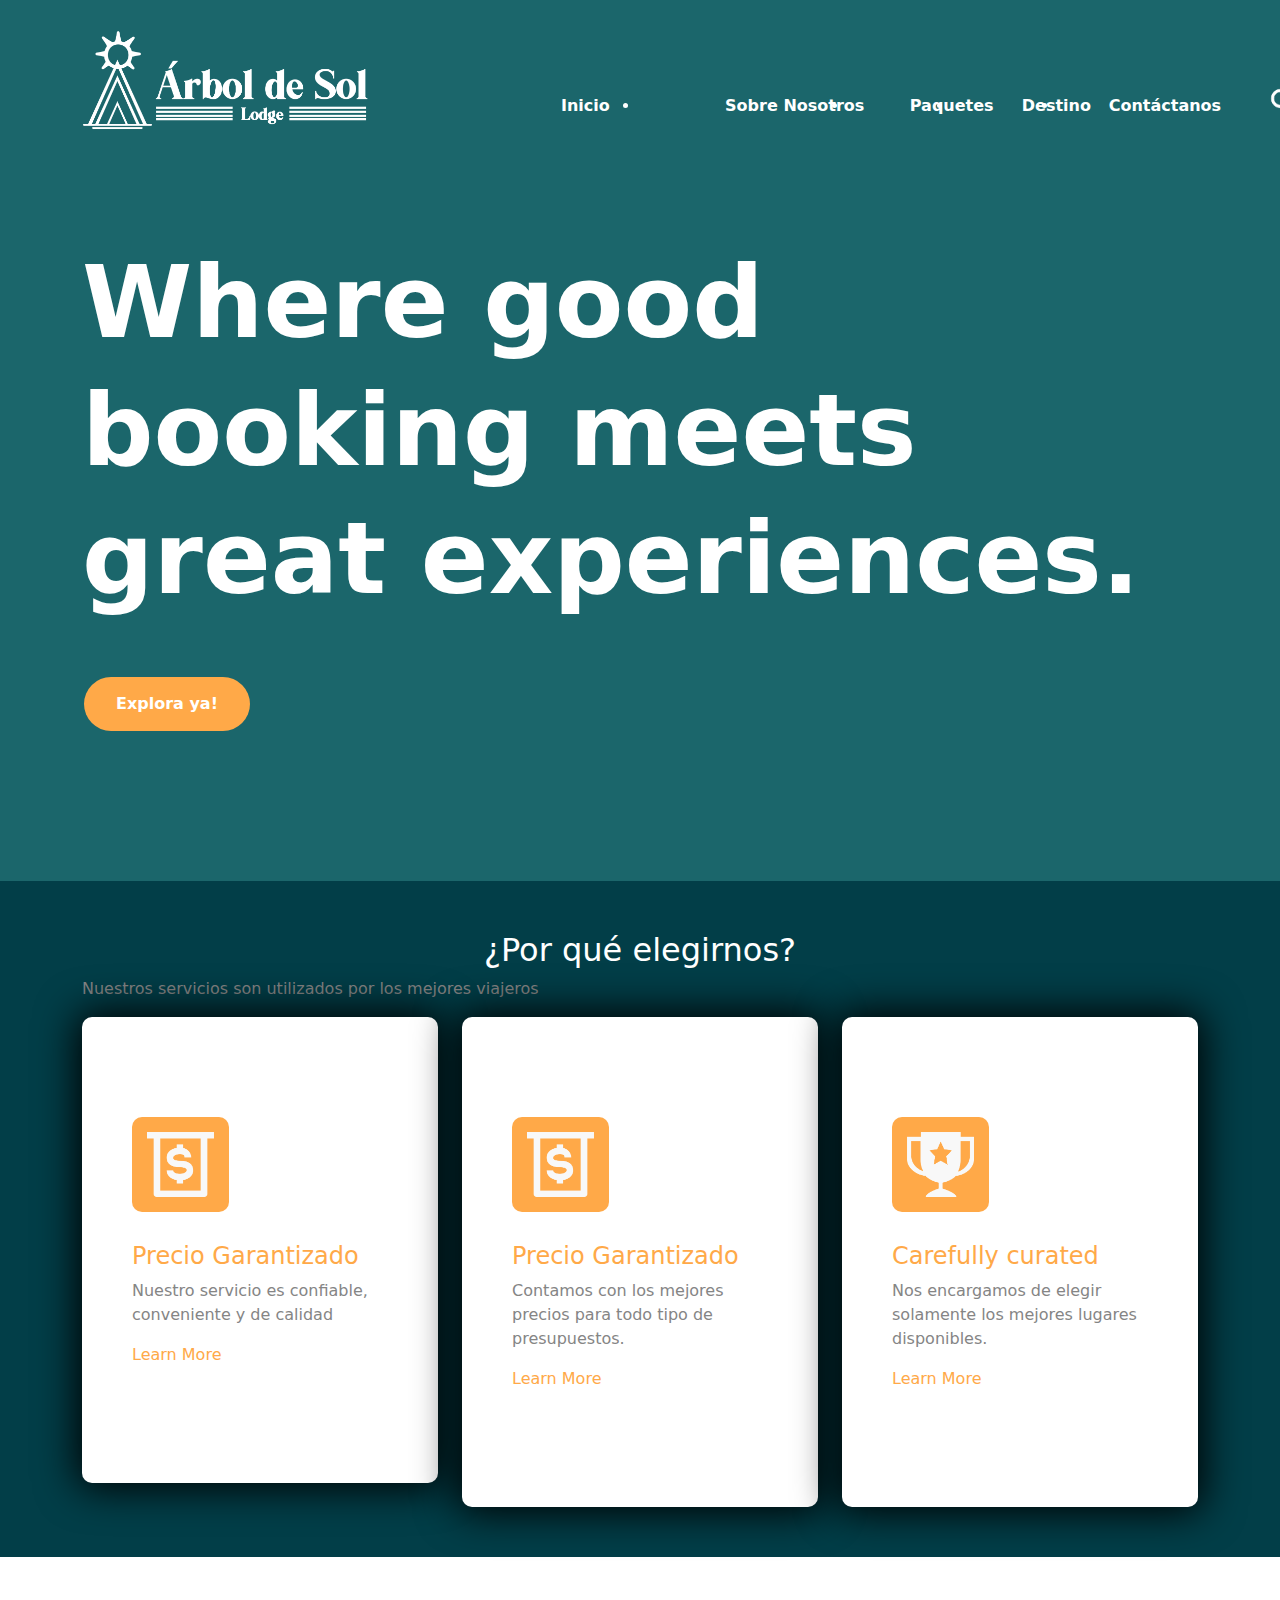
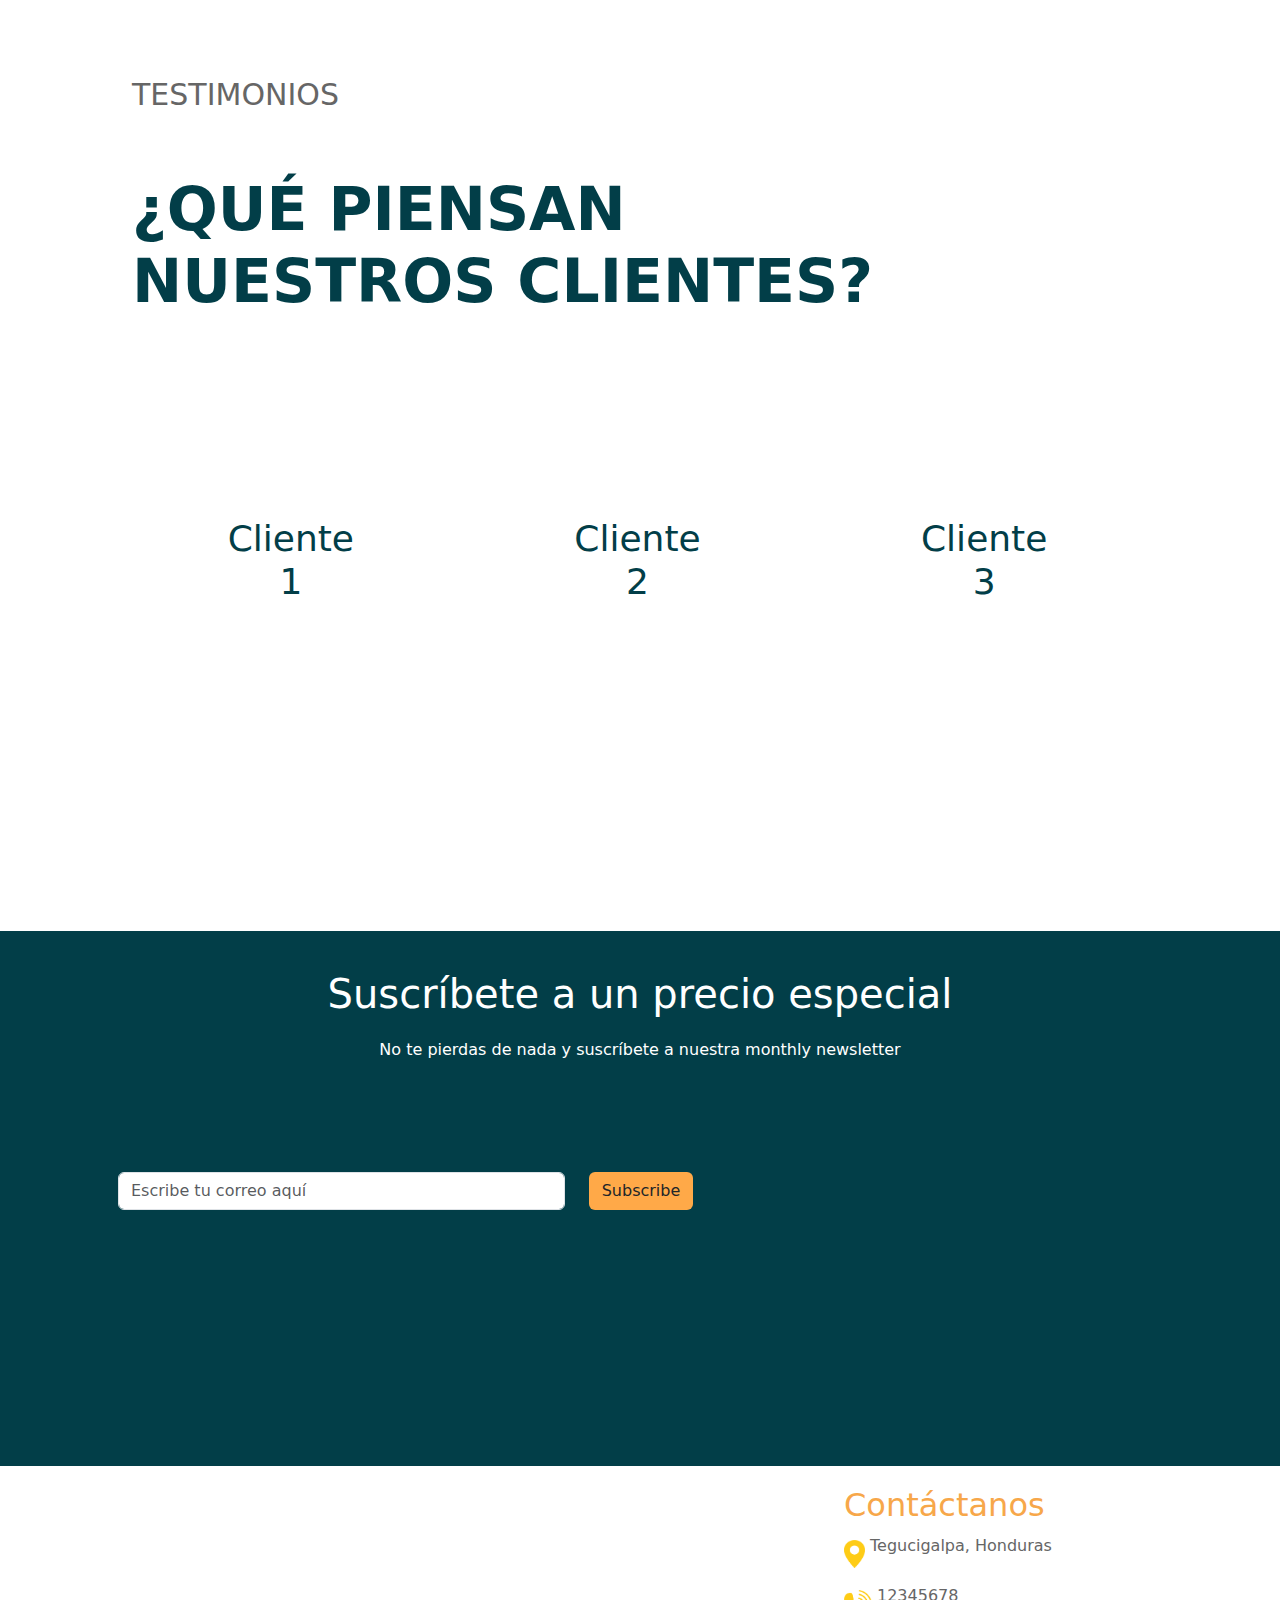
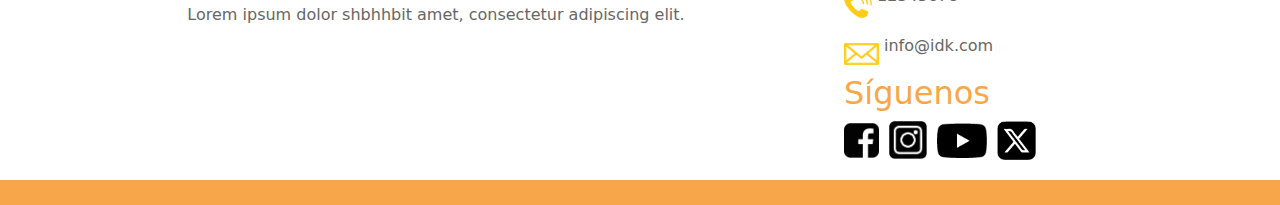
<file: index.html>
<!doctype html>
<html>
<head>
<style>
@import url('https://fonts.googleapis.com/css2?family=Poppins:ital,wght@0,100;0,200;0,300;0,400;0,500;0,600;0,700;0,800;0,900;1,100;1,200;1,300;1,400;1,500;1,600;1,700;1,800;1,900&display=swap')
</style>

<meta charset="utf-8">
	<meta name="viewport" content="width=device-width, initial-scale=1.0">
<title>Arbol de Sol</title>
	<link href="css/bootstrap.min.css" rel="stylesheet">
	<link href="css/style.css" rel="Stylesheet">
</head>	
	
<body>
	
<header>
	<div class="container-fluid">
		

		<nav class="navbar navbar-expand-lg navbar-light">
<!--			<article class="col-lg-4 col-sm-6 col-12 text-center">
				<img src="img/logoTrue.png" alt="LogoArbol" class="img-fluid logo-size">
				</article>-->
		<article class="col-lg-4 col-sm-6 col-12 text-center">
 		 <a class="navbar-brand" href="index.html"></a>
			<img src="img/logoTrue.png" alt="logo Arbol de sol" class="img-fluid">
		</article>	 
			
			<button class="navbar-toggler border-0 " type="button" data-bs-toggle="collapse" data-bs-target="#navbar" aria-controls="navbar" aria-expanded="false" aria-label="Toggle navigation">
    		<i class="las la-bars"></i>
  			</button>
			
			
  			<div class="collapse navbar-collapse" id="navbar">
    			<ul class="navbar-nav m-auto">
			<article class="col-lg-1 col-sm-2 col-12 text-center">		
      			<li class="nav-item active">
       				 <a class="nav-link headerFont" href="index.html">Inicio</a>
     			 </li>
				</article>		
				</ul>
				</div>
			
			<article class="col-lg-2 col-sm-2 col-12 text-center">	
     			 <li class="nav-item">
       				 <a class="nav-link headerFont" href="about.html">Sobre Nosotros</a>
      				</li>
			</article>
			<article class="col-lg-1 col-sm-2 col-12 text-center">
      			<li class="nav-item">
             				 <a class="nav-link headerFont" href="#">Paquetes</a>
		 </li>
			</article>
			<article class="col-lg-1 col-sm-2 col-12 text-center">
				<li class="nav-item">
             				 <a class="nav-link headerFont" href="#">Destino</a>
		 </li>
			</article>
			<article class="col-lg-1 col-sm-2 col-12 text-center">
			<li class="nav-item">
       				 <a class="nav-link headerFont" href="#">Contáctanos</a>
		    </li>
			</article> 
				
    				
   				 
			<article class="col-lg-1 col-sm-2 col-12 text-center">
				<ul class="navbar-nav me-auto">
					<li class="nav-item">
					<img src="img/search.png" alt="LogoArbol" class="img-fluid searchsize">	
					 </li>
				
				</ul>
		</article>
  		
		</nav>
		</div>
	
</header>
	
<section id="hero">
	<div class="container">
			<h1>Where good</h1>
			<h1>booking meets</h1>
			<h1>great experiences.</h1>
		
			<button class="button">Explora ya!</button>
	</div>
	
</section>

<section id="elegirnos">
		
		<div class="container">
		
			<h2>¿Por qué elegirnos? </h2>
  			<p>Nuestros servicios son utilizados por los mejores viajeros</p>
			
			<div class="row">
				<article class="col-lg-4 col-sm-6 col-12">
				  <div class="info-elegirnos">
						<img src="img/precio_garantizado.png" alt="precio icon" class="img-fluid">
						<h4>Precio Garantizado</h4>
						<p>Nuestro servicio es confiable, conveniente y de calidad</p>
						<p id="learn">Learn More</p>
					</div>
				</article>
				
				<article class="col-lg-4 col-sm-6 col-12">
				  <div class="info-elegirnos">
						<img src="img/precio_garantizado.png" alt="precio icon" class="img-fluid">
						<h4>Precio Garantizado</h4>
						<p>Contamos con los mejores precios para todo tipo de presupuestos.</p>
						<p id="learn">Learn More</p>
					</div>
				</article>
				
				<article class="col-lg-4 col-sm-6 col-12">
					<div class="info-elegirnos">
					<img src="img/carefully_curated.png" alt="curated icon" class="img-fluid">
					<h4>Carefully curated</h4>
					<p>Nos encargamos de elegir solamente los mejores lugares disponibles.</p>
					<p id="learn">Learn More</p>
					</div>
				</article>
			
			
			
			
			</div>
		
		
	  </div>
	

	</section>
	
<section class="counter">
    <div class="container">
		<h3>TESTIMONIOS</h3>
		<h1>¿Qué piensan <br>nuestros clientes?</h1>
        <div class="row">
            <div class="col-md-4 col-sm-12 cliente1 text-center">
				<h4>Cliente 1</h4>
            </div>
            <div class="col-md-4 col-sm-12 cliente2 text-center">
				<h4>Cliente 2</h4>
            </div>
            <div class="col-md-4 col-sm-12 cliente3 text-center"> 
				<h4>Cliente 3</h4>
 		    </div>
      </div>
	</div>
</section>
	
<section id="subscribe">
		<div class="container">
			<div class="row">
				
				<h1 class="titulo">Suscríbete a un precio especial</h1>
				<p>No te pierdas de nada y suscríbete a nuestra monthly newsletter</p>
				
				<article class="mt-3 col-lg-8 col-sm-4 col-12">
					<form action method="post">
						<div class="row">
							<article class="mt-2 col-lg-8 col-sm-4 col-12 ps-5" offset-1>
								<input name="email" type="email" class="form-control" placeholder="Escribe tu correo aquí" required>
								
							</article>
							<article class="col-lg-4 col-sm-6 col-12">
								<button type="subscribe" class="btn btn-form">Subscribe
								</button>
							
							</article>
		
						</div>
					
					</form>
				
				</article>
			
			</div>
		
		</div>
	
	</section>
	
<footer>
	<div class="footer-container">
        <div class="left-section">
            <p class="gray-text">Lorem ipsum dolor shbhhbit amet, consectetur adipiscing elit.</p>
        </div>
        <div class="right-section">
            <div class="contact-info">
                <h2 class="yellow-text">Contáctanos</h2>
                <div class="contact-text">
                    <img src="img/Sin título-1.png" alt="Icono de ubicación" width="21" height="28" class="icon" />
                    <p class="gray-text">Tegucigalpa, Honduras</p>
                </div>
                <div class="contact-text">
                    <img src="img/Sin título-2.png" alt="Icono de teléfono" width="28" height="28" class="icon" />
                    <p class="gray-text">12345678</p>
                </div>
                <div class="contact-text">
                    <img src="img/Sin título-3.png" alt="Icono de correo electrónico" width="35" height="22" class="icon" />
                    <p class="gray-text">info@idk.com</p>
                </div>
            </div>
            <div class="social-icons">
              <h2 class="yellow-text">Síguenos</h2>
                <img src="img/Sin título-4.png" alt="Icono de Facebook" width="35" height="35" class="icon" />
                <img src="img/Sin título-5.png" alt="Icono de Instagram" width="38" height="38" class="icon" />
                <img src="img/Sin título-6.png" alt="Icono de YouTube" width="50" height="35" class="icon" />
                <img src="img/Sin título-7.png" alt="Icono de Twitter" width="39" height="39" class="icon" />
            </div>
        </div>
    </div>
</footer>
</body>
	
</html>
</file>
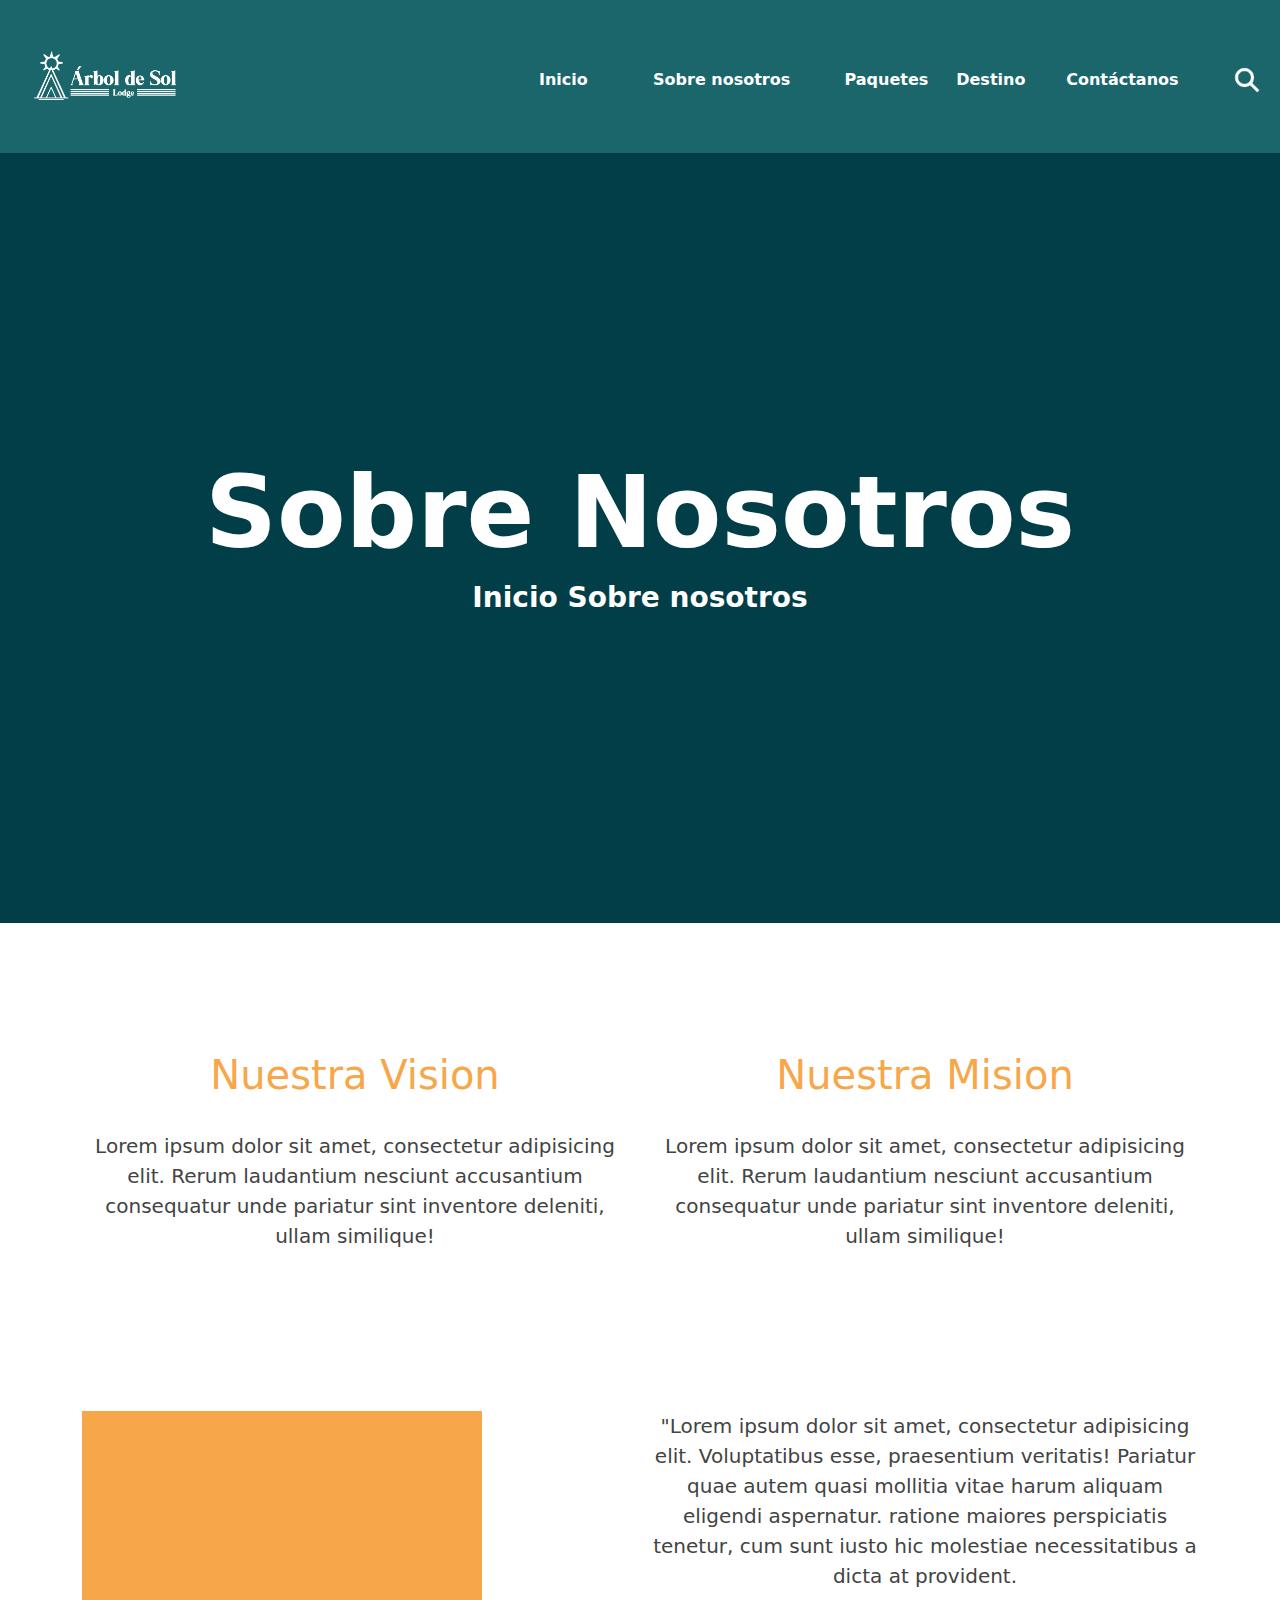
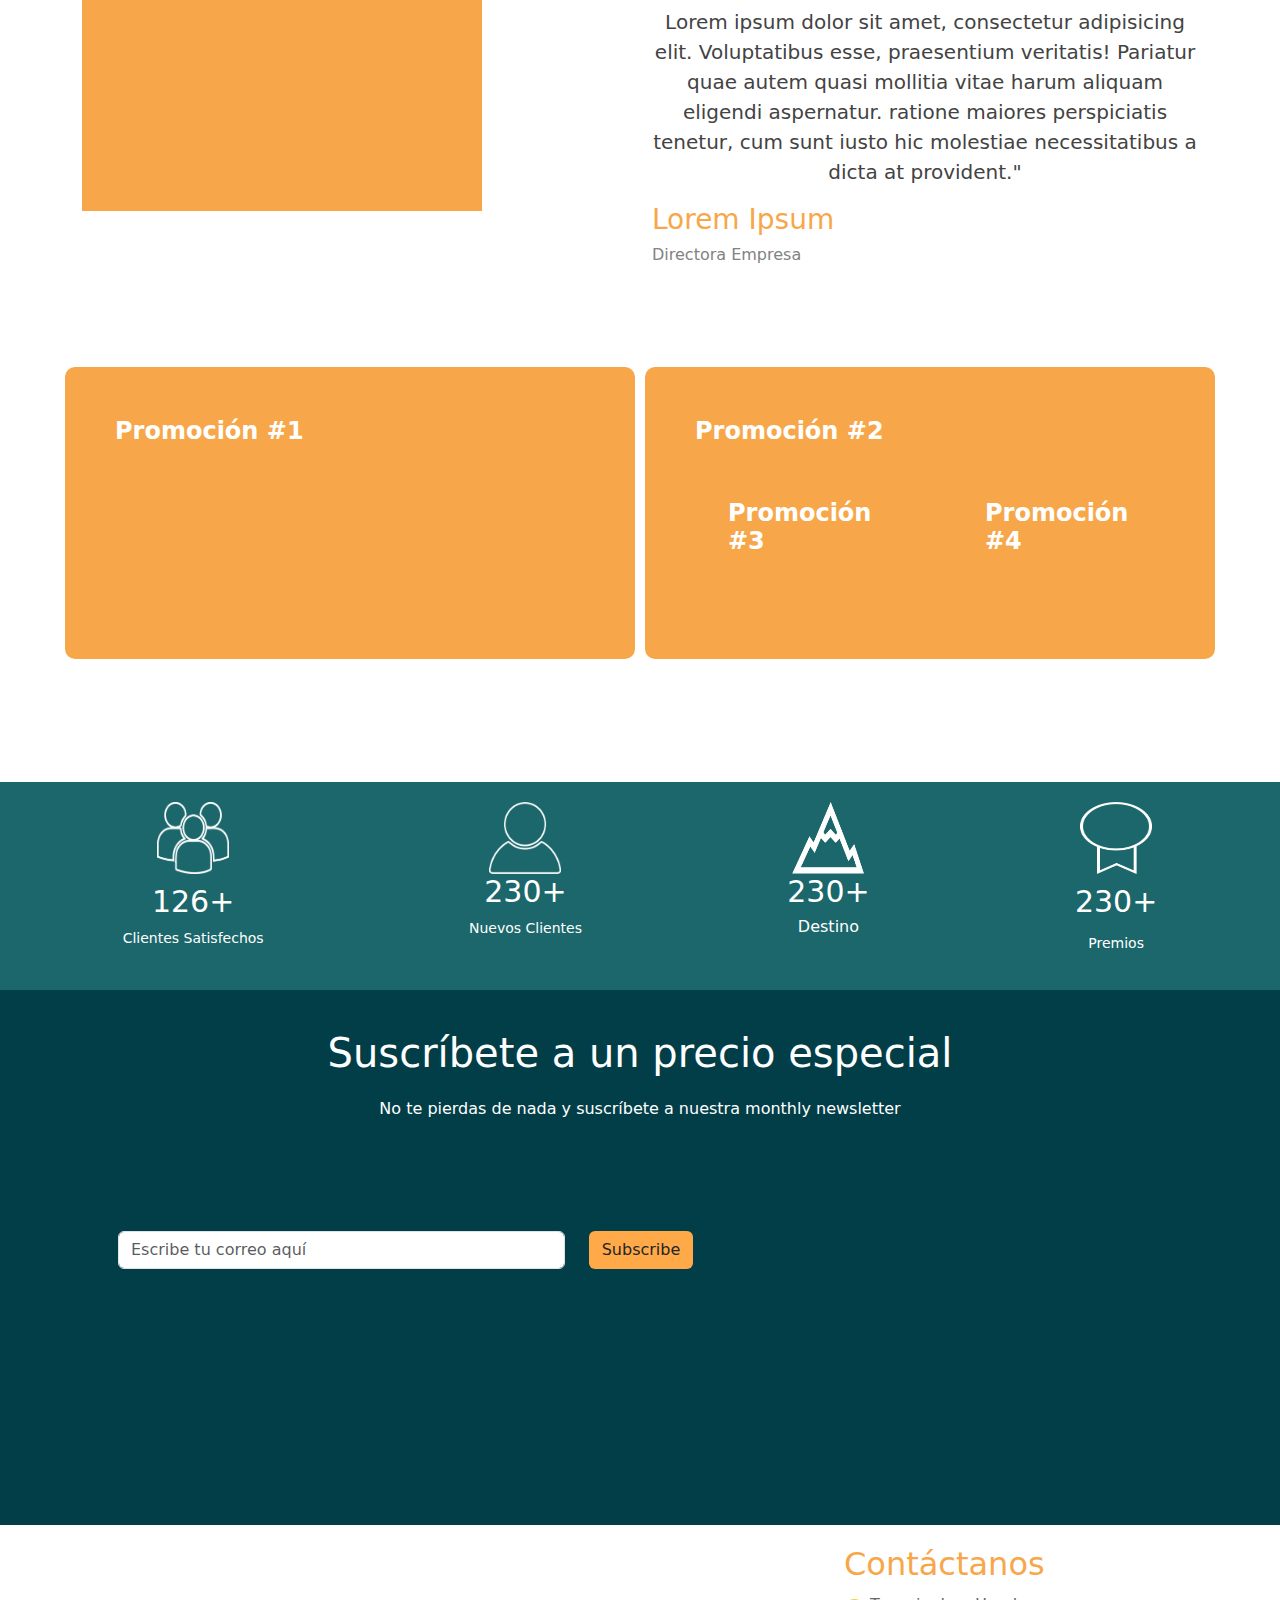
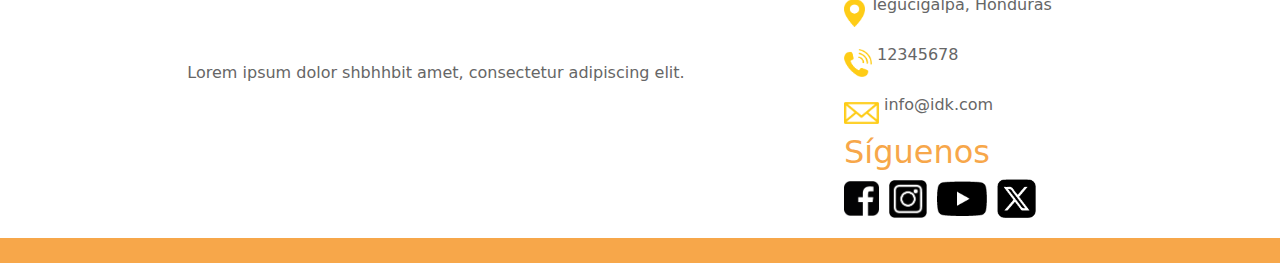
<file: about.html>
<!doctype html>
<html>
<head>
<style>
@import url('https://fonts.googleapis.com/css2?family=Poppins:ital,wght@0,100;0,200;0,300;0,400;0,500;0,600;0,700;0,800;0,900;1,100;1,200;1,300;1,400;1,500;1,600;1,700;1,800;1,900&display=swap')
</style>

<meta charset="utf-8">
	<meta name="viewport" content="width=device-width, initial-scale=1.0">
<title>About Us</title>
	<link href="css/bootstrap.min.css" rel="stylesheet">
	<link href="css/style.css" rel="Stylesheet">
</head>	
	
<body>
	
<header>
	<div class="container">
			
			<div class="row">
				
				<article class="col-lg-4 col-sm-6 col-12 text-center">
				<img src="img/logoTrue.png" alt="LogoArbol" class="img-fluid logo-size">
				</article>
				
				<article class="col-lg-1 col-sm-2 col-12 text-center">
				<h6>Inicio</h6>
				</article>
				
				<article class="col-lg-2 col-sm-2 col-12 text-center">
				<h6>Sobre nosotros</h6>
				
				</article>
				
				<article class="col-lg-1 col-sm-2 col-12 text-center">
				<h6>Paquetes</h6>
				</article>
				
				<article class="col-lg-1 col-sm-2 col-12 text-center">
				<h6>Destino</h6>
				</article>
				
				<article class="col-lg-1 col-sm-2 col-12 text-center">
				<h6>Contáctanos</h6>
				</article>
				
				<article class="col-lg-1 col-sm-2 col-12 text-center">
				<img src="img/search.png" class="img-fluid searchsize">
				</article>
			</div>
		</div>
	
	
</header>
	
<section id="hero2">
	<div class="container text-center">
			<h1>Sobre Nosotros</h1>
			<h3>Inicio  Sobre nosotros</h3>
		
			</div>
	
</section>

<section id="MisionVision">
		<div class="container-fluid"></div>
		<div class="container">
			
			<div class="row">
				<article class="col-lg-6 col-sm-6 col-12 text-center">
					<h1 class="yellow_H1">Nuestra Vision</h1>
					<br>
					<p class="p_sizeEdu">Lorem ipsum dolor sit amet, consectetur adipisicing elit. Rerum laudantium nesciunt accusantium consequatur unde pariatur sint inventore deleniti, ullam similique!</p>
				</article>
				
				<article class="col-lg-6 col-sm-6 col-12 text-center">
					<h1 class="yellow_H1">Nuestra Mision</h1>
					<br>
					<p class="p_sizeEdu">Lorem ipsum dolor sit amet, consectetur adipisicing elit. Rerum laudantium nesciunt accusantium consequatur unde pariatur sint inventore deleniti, ullam similique!</p>
				</article>
			
			
			
			</div>
		
		</div>
	<br>
	<br>
	<br>
	<br>
	<br>
	<br>
	
		<div class="container">
			
			<div class="row">
				<article class="col-lg-6 col-sm-6 col-12 text-center">
					<div class="square"></div>
				</article>
				
				<article class="col-lg-6 col-sm-6 col-12 ">
					<p class="p_sizeEdu">"Lorem ipsum dolor sit amet, consectetur adipisicing elit. Voluptatibus esse, praesentium veritatis! Pariatur quae autem quasi mollitia vitae harum aliquam eligendi aspernatur. ratione maiores perspiciatis tenetur, cum sunt iusto hic molestiae necessitatibus a dicta at provident. </p>
					<p class="p_sizeEdu">Lorem ipsum dolor sit amet, consectetur adipisicing elit. Voluptatibus esse, praesentium veritatis! Pariatur quae autem quasi mollitia vitae harum aliquam eligendi aspernatur. ratione maiores perspiciatis tenetur, cum sunt iusto hic molestiae necessitatibus a dicta at provident."</p>
					<h3 class="YellowH3">Lorem Ipsum</h3>
					<h6 class="grayh6">Directora Empresa</h6>
				</article>
			
			
			
			</div>
		
		
		</div>
	
	<section id="Galeria">	
<div class="container">
    <div class="row">
      <div class="col-lg-6 col-sm-12 galeria">
            <h4>Promoción #1</h4>
            
      </div>
        <div class="col-lg-6 col-sm-12 galeria">
            <div class="row">
              <div class="col-md-6  col-xl-12">
                    <h4>Promoción #2</h4>
          
                </div>
                
            </div>
            <div class="row">
              <div class="col-md-6 galeria3">
                    <h4>Promoción #3</h4>
                   
                </div>
              <div class="col-md-6 galeria">
                    <h4>Promoción #4</h4>
                    
                </div>
            </div>
        </div>
    </div>
	</div>	
</section>
</section>	
	
		<section class="datos de pagina">
			
		  <div class="clientes satisfechos">
			  
				<div class="imagen cs">
			  <img src="img/icono de publico_lineablanca_pag2.png" width="72" height="72" alt=""/> 
			  </div>
			  
			  <div class="texto cs">
			      <h3>
					126+
			      </h3>
				  <p>
				     Clientes Satisfechos
				  </p>
			   </div>
			  
		  </div>
			
		<div class="nuevos clientes">
				<div class="imagen nc">
		        <img src="img/icono de persona_lineablanca_pag2.png" width="367" height="348" alt=""/> 
			    </div>
			
			  <div class="texto n">
			      <h3>
					230+
			      </h3>
				  <p>
				     Nuevos Clientes
				  </p>
	          </div>
		</div>
			
		  <div class="Destino">
				<div class="imagen destino">
		            <img src="img/icono de montaña_lineablanca_pag2.png" width="155" height="118" alt=""/> 
			  </div>
			  
				<div class="Destino">
					<h3 style="color: white">
					    230+
					</h3>
					<p style="color: white">
					Destino
					</p>
				</div>
			</div>
			
		 <div class="premios">
			 <div class="imagen premios">
		    <img src="img/icono de medalla_lineablanca_pag2.png" width="196" height="292" alt=""/> 
			 </div>
			 
			 <div class="texto premios">
				 <h3>
					 230+
				</h3>
				  <p>
					  Premios
				  </p>
					  
			 </div>
			 
		</div>	  
			
			  
		
	    </section>
	
	<section id="subscribe">
		<div class="container">
			<div class="row">
				
				<h1 class="titulo">Suscríbete a un precio especial</h1>
				<p>No te pierdas de nada y suscríbete a nuestra monthly newsletter</p>
				
				<article class="mt-3 col-lg-8 col-sm-4 col-12">
					<form action method="post">
						<div class="row">
							<article class="mt-2 col-lg-8 col-sm-4 col-12 ps-5" offset-1>
								<input name="email" type="email" class="form-control" placeholder="Escribe tu correo aquí" required>
								
							</article>
							<article class="col-lg-4 col-sm-6 col-12">
								<button type="subscribe" class="btn btn-form">Subscribe
								</button>
							
							</article>
		
						</div>
					
					</form>
				
				</article>
			
			</div>
		
		</div>
	
	</section>
	
<footer>
	<div class="footer-container">
        <div class="left-section">
            <p class="gray-text">Lorem ipsum dolor shbhhbit amet, consectetur adipiscing elit.</p>
        </div>
        <div class="right-section">
            <div class="contact-info">
                <h2 class="yellow-text">Contáctanos</h2>
                <div class="contact-text">
                    <img src="img/Sin título-1.png" alt="Icono de ubicación" width="21" height="28" class="icon" />
                    <p class="gray-text">Tegucigalpa, Honduras</p>
                </div>
                <div class="contact-text">
                    <img src="img/Sin título-2.png" alt="Icono de teléfono" width="28" height="28" class="icon" />
                    <p class="gray-text">12345678</p>
                </div>
                <div class="contact-text">
                    <img src="img/Sin título-3.png" alt="Icono de correo electrónico" width="35" height="22" class="icon" />
                    <p class="gray-text">info@idk.com</p>
                </div>
            </div>
            <div class="social-icons">
              <h2 class="yellow-text">Síguenos</h2>
                <img src="img/Sin título-4.png" alt="Icono de Facebook" width="35" height="35" class="icon" />
                <img src="img/Sin título-5.png" alt="Icono de Instagram" width="38" height="38" class="icon" />
                <img src="img/Sin título-6.png" alt="Icono de YouTube" width="50" height="35" class="icon" />
                <img src="img/Sin título-7.png" alt="Icono de Twitter" width="39" height="39" class="icon" />
            </div>
        </div>
    </div>
</footer>

	

</body>
	
</html>
</file>
<file: css/style.css>
header{
	background-color: #1B666B;
	color: white;
	padding-bottom: 50px;
	padding-top: 20px;
}
header h6{
	font-weight: 600;
	margin-top: 50px;
	margin-left: 50px;
	margin-right: -50px;
}
.headerFont{
	font-weight: 600;
	margin-top: 50px;
	margin-left: 50px;
	margin-right: -50px;
	color: #FFFFFF;
}
header img{
	width: 300px;
}
.searchsize{
	padding-top: 40px;
	padding-right: 0px;
	margin-left: 100px;
	width: 40px;
}
.logo-size{
	
	width: 150px;
	margin-left: -50px;
	margin-right: 500px;
	margin-top: 30px;
}
#hero h1{
	font-weight: bold;
	font-size: 100px;
	color: white;
}
#hero{
	background-color: #1B666B;
	padding-bottom: 100px;
	padding-top: 50px;
}
.button {
  background-color: #FFA948;
  border: none;
  color: white;
  padding: 15px 32px;
  text-align: center;
  text-decoration: none;
  display:inline-block;
  font-size: 16px;
	font-weight: bold;
  margin: 50px 2px;
  cursor: pointer;
	border-radius: 40px;
}



footer {
    background-color: #fff;
    border-bottom: 25px solid #f7a74a;
    padding: 20px 0;
}

.footer-container {
    max-width: 1200px;
    margin: 0 auto;
    display: flex;
    justify-content: space-between;
    align-items: center;
}

.left-section {
    width: 66%;
}

.right-section {
    width: 33%; 
    display: flex;
    flex-direction: column;
}

.gray-text {
    color: #666;
}

.yellow-text {
    color: #f7a74a;
}

.contact-info h3 {
    margin-bottom: 10px;
}

.contact-text {
    margin-top: 10px;
    display: flex; 
    align-items: center;
}


.social-icons h3 {
    margin-bottom: 10px;
    align-self: flex-start; 
	
}

.icon {
    vertical-align: middle;
    margin-right: 5px;

}
#subscribe{
	background-color: #023E48;
	padding: 3% 0 20%;

}
.titulo{
	text-align: center;
	color: #FFFFFF;
	font-size: 40px;
	margin-bottom: 20px
}
p{
	color: #FFFFFF;
	text-align: center;
	font-size: 16px;
	
	
}


.counter {
    padding: 120px; 
	
}

.counter h4{
	font-size: 36px;
	font-weight:500;
	color:#023E48;
	text-align: center;
	padding-bottom: 100px;
}
.counter h1{
	font-size: 60px;
	font-weight: bold;
	color:#023E48;
	text-align: left;
	text-transform: uppercase;
	margin-bottom: 100px;
}

.counter h3{
	font-size: 30px;
	font-weight:200;
	color:#666666;
	text-align: left;
	text-transform: uppercase;
	margin-bottom: 60px;
	
}
.cliente1 {
    background-color:#ffffff; 
    padding: 100px;
	text-align: center;
	border-radius: 25px;
	width: calc(33.333% - 5px); 
    margin-right: 5px;
	
}

.cliente2 {
    background-color: #ffffff;
    padding: 100px; 
	text-align: center;
	border-radius: 25px;
	width: calc(33.333% - 5px); 
    margin-right: 5px;
}

.cliente3 {
    background-color: #ffffff; 
    padding: 100px; 
	text-align: center;
	border-radius: 25px;
	width: calc(33.333% - 5px); 
    margin-right: 5px;
}
#elegirnos{
	text-align: center;
	color: white;
	background-color: #023E48;
	padding: 50px;
	
}

#elegirnos img{
	background-color: #FFA948;
	width: 97px;
	height: 95px;
	padding: 15px;
	border-radius: 10px;
	margin-bottom: 30px;
	

	
}
#elegirnos .info-elegirnos{
	background-color: white;
	color: #858585;
	border-radius: 10px;
	text-align: left;
	padding: 100px 50px;	
	box-shadow:  0px 0px 40px 5px #000;
	
}

#elegirnos h4{
	color: #FFA948;
}

#learn {
	color: #FFA948 !important;
}

#elegirnos p{
	font-size: 16px;
	color: #858585;
	text-align: left;
	
}


.row{
	display: flex;
    justify-content: space-between;
	

}

form{
	display: block;
	margin-top: 70px;
		
}

.btn-form{ 
	background-color: #ffa948;
	margin-top: 8px;
	
}

.black_color{
	color: #000000;
}
.square {
  height: 400px;
  width: 400px;
  background-color: #f7a74a;
   
}

#hero2{
	background-color: #023E48;
	padding-bottom: 300px;
	padding-top: 300px;
	
}
#hero2 h1{
	font-weight: bold;
	font-size: 100px;
	color: white;
}
#hero2 h3{
	font-weight: bold;
	color: #FFFFFF;
}
#MisionVision{
	background-color: #FFFFFF;
	padding: 10% 0 10%;
}
.p_sizeEdu{
	font-size: 20px;
	color: #434343;
}

.yellow_H1{
	color: #f7a74a;
}
.YellowH3{
	color: #f7a74a;
}
.grayh6{
	color: #828282;
}

.datos.de.pagina {
    background-color: #1b676b;
    display: flex;
    flex-direction: row;
    justify-content: space-around;
    padding: 20px;
}

.clientes.satisfechos,
.nuevos.clientes,
.Destino,
.premios {
    display: flex;
    flex-direction: column;
    align-items: center;
}

.imagen img {
    width: 72px;
    height: 72px;
}

.texto h3,
.texto p {
    color: white;
    text-align: center;
}

.texto h3 {
    font-size: 30px;
}

.texto p {
    font-size: 14px;
    margin-top: 5px;
}

.clientes.satisfechos .texto.cs,
.nuevos.clientes .texto.nc,
.Destino .texto,
.premios .texto.premios {
    text-align: center;
    margin-top: 10px;
}

.clientes.satisfechos .texto.cs h3,
.nuevos.clientes .texto.nc h3,
.Destino .texto h3,
.premios .texto.premios h3 {
    order: -1;
}

.Destino h3 {
    font-size: 30px;
    margin-bottom: 5px;
}

.Destino {
    display: flex;
    flex-direction: column;
    align-items: center;
}

.Destino .imagen.destino img {
    width: 72px;
    height: 72px;
}

.Destino .texto h3,
.Destino .texto p {
    color: #FFFFFF;
    text-align: center;
    margin: 5px 0;
}

.Destino .texto h3 {
    font-size: 30px;
}

.Destino .texto p {
    font-size: 14px;
}

.galeria{
	border-radius: 10px;
	background-color: #F7A74A;
    padding: 50px;
    margin: -5px;
}
.galeria3{
	border-radius: 10px;
	border-color: 5px solid white;
	background-color: #F7A74A;
    padding: 50px;
    margin: -5px;
	text-align: left;
}
#Galeria h4{
	font-weight: bold;
	color: #FFFFFF;
}

#Galeria{
	margin-top: 100px;
}
</file>
